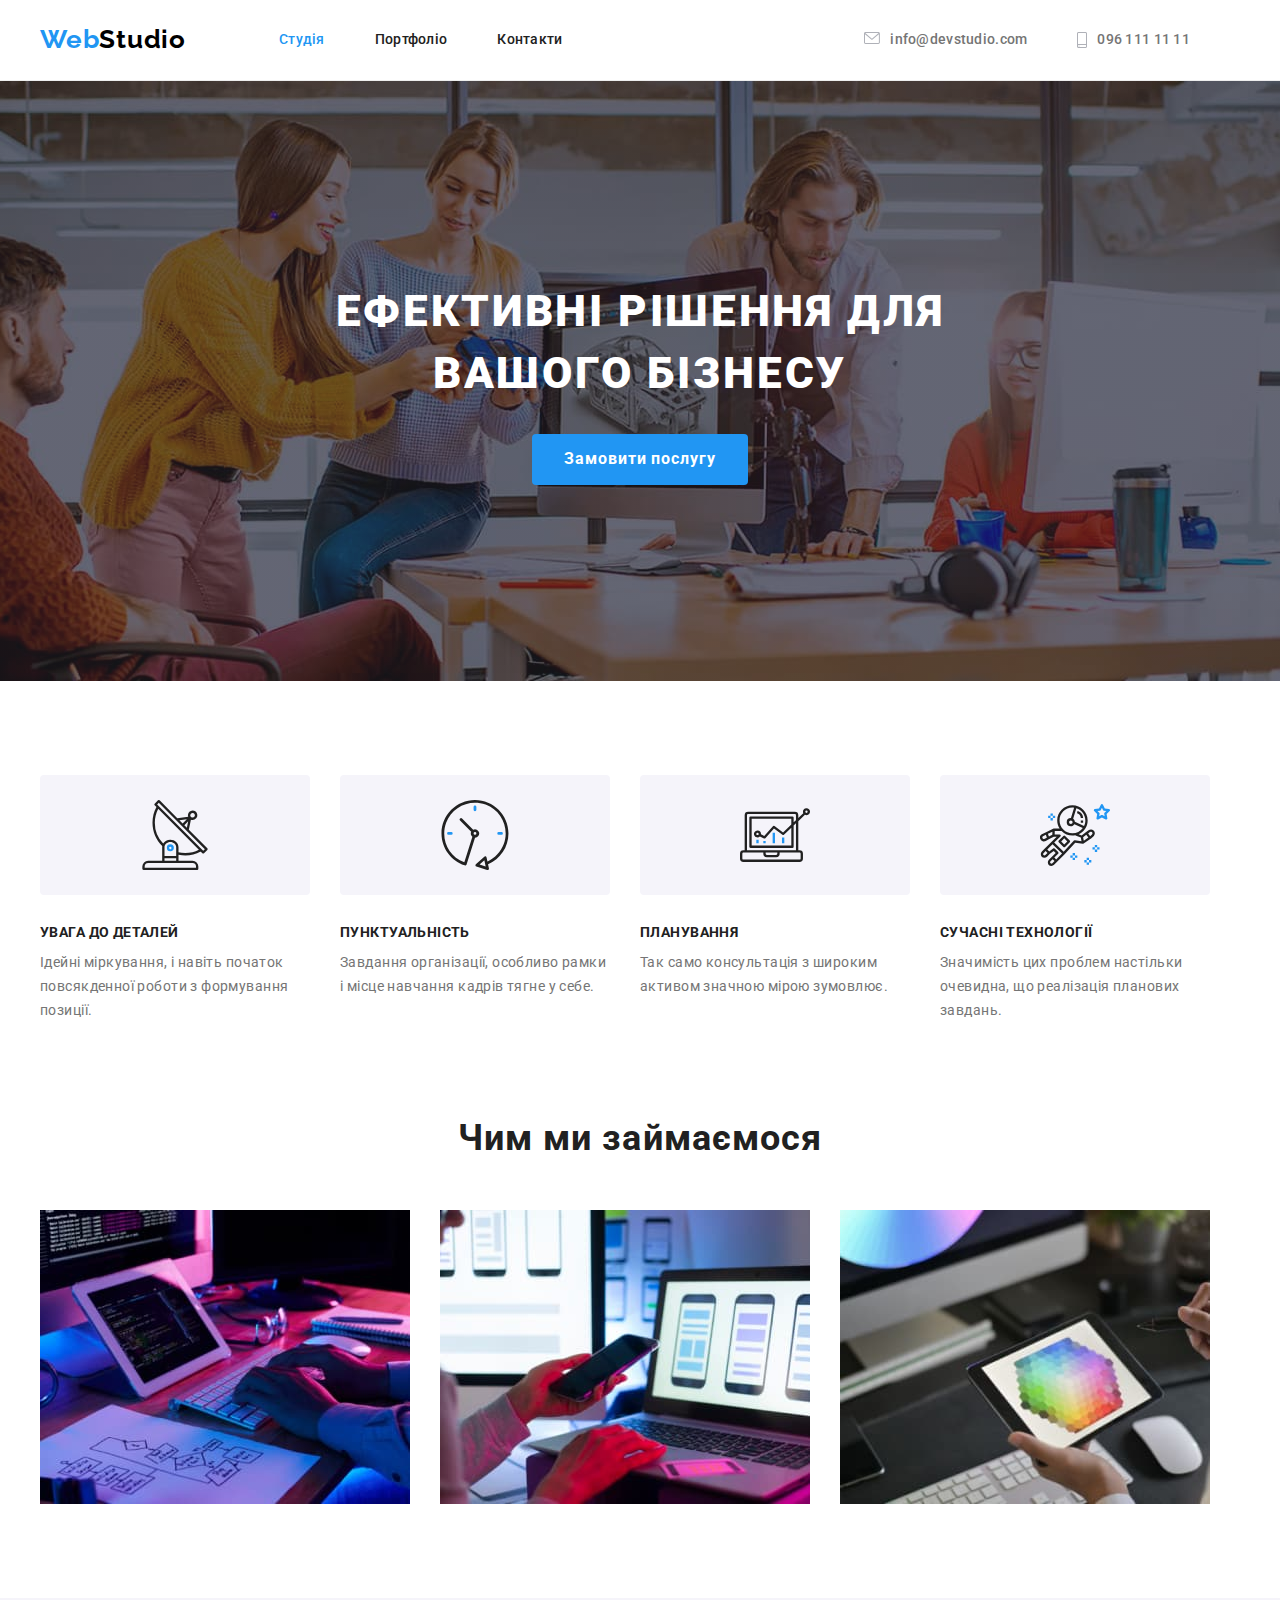
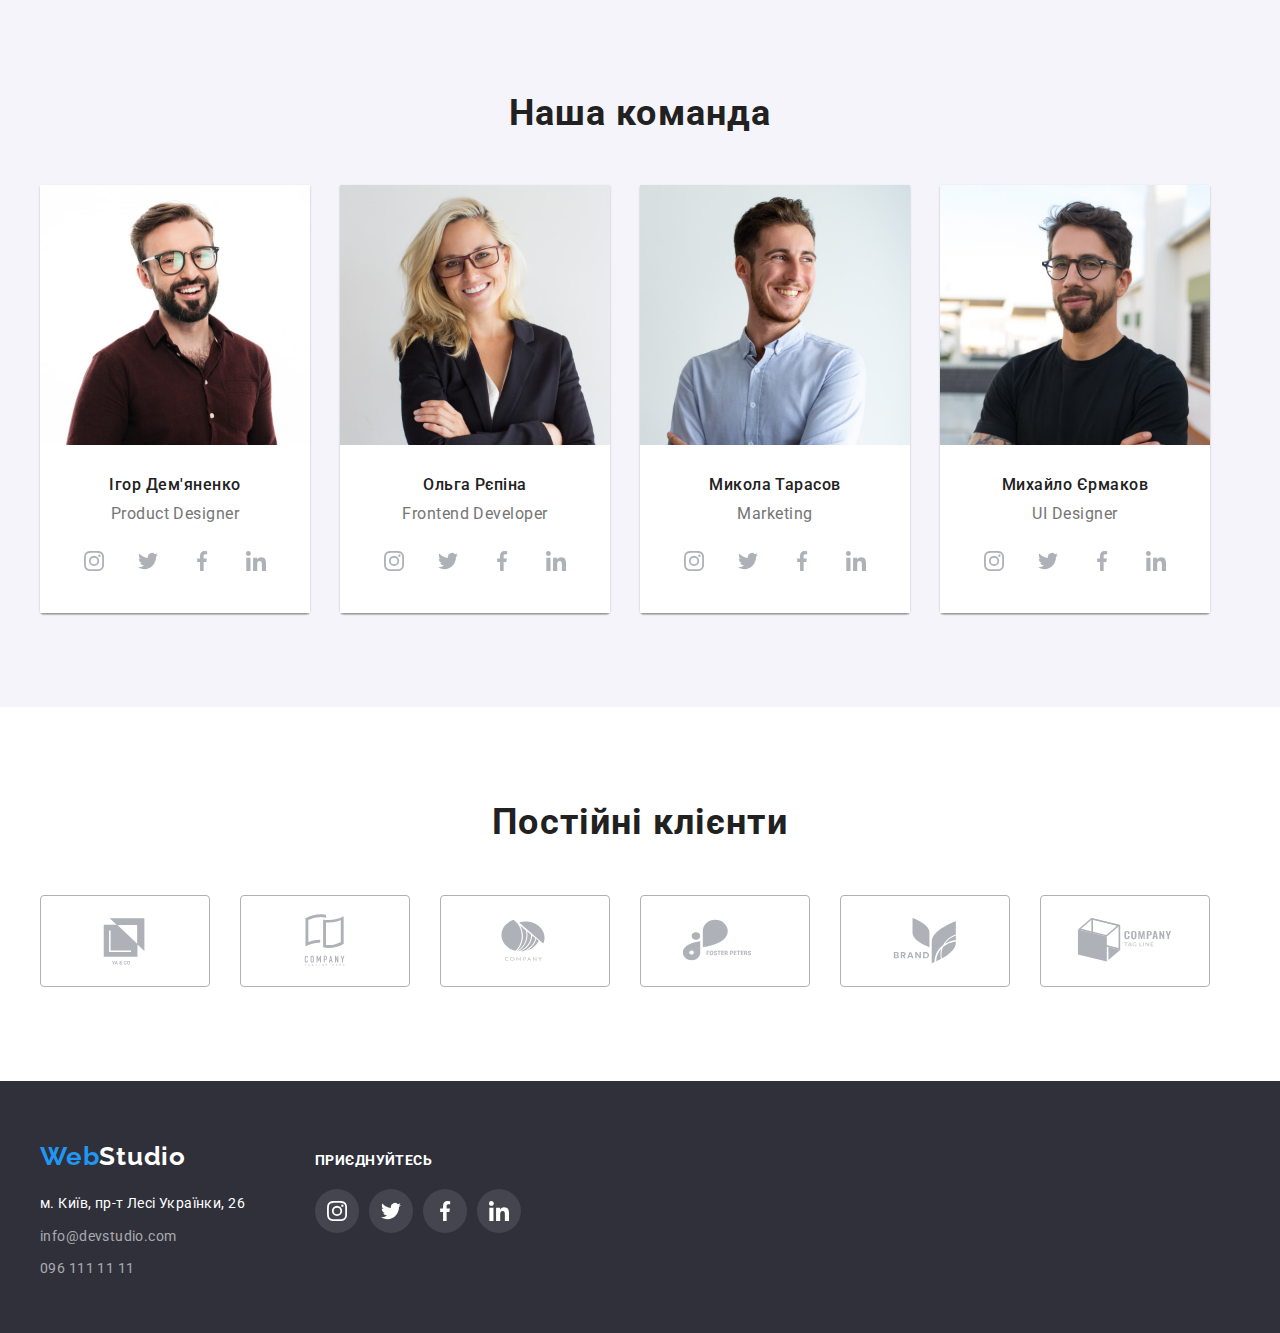
<file: index.html>
<!DOCTYPE html>
<html lang="uk">

<head>
    <meta charset="UTF-8">
    <meta http-equiv="X-UA-Compatible" content="IE=edge">
    <meta name="viewport" content="width=device-width, initial-scale=1.0">
    <title>Головна</title>

    <link rel="preconnect" href="https://fonts.googleapis.com">
    <link rel="preconnect" href="https://fonts.gstatic.com" crossorigin>
    <link href="https://fonts.googleapis.com/css2?family=Raleway:wght@700&family=Roboto:wght@400;500;700;900&display=swap" rel="stylesheet">

    <link rel="stylesheet" href="https://cdnjs.cloudflare.com/ajax/libs/modern-normalize/1.1.0/modern-normalize.min.css"> 
    <link rel="stylesheet" href="./css/styles.css"> 

</head>

<body>

    <!-- Хедер -->
    <header class="nav-border">
        <div class="container">
            <div class="container-nav">
                <nav class="container-nav">
    
                    <a href="./index.html" lang="en" title="Логотип компанії" class="logo link"><span
                            class="logo-accent">Web</span>Studio</a>

                    <ul class="site-nav list">
                        <li><a href="./index.html" title="Студія" class="link current">Студія</a></li>
                        <li><a href="./portfolio.html" title="Портфоліо" class="link">Портфоліо</a></li>
                        <li><a href="./contacts.html" title="Контакти" class="link">Контакти</a></li>
                    </ul>
                </nav>
                <div class="container-contacts">
                    <ul class="contacts list">
                        <li>
                            <a href="mailto:info@devstudio.com" class="email-header">
                                <svg class="header-contacts-icon" width="16px" height="12px">
                                    <use href="./images/symbol-defs.svg#icon-envelope"></use>
                            </svg> info@devstudio.com</a>
                        </li>
                        <li>
                            <a href="tel:0961111111" class="tel-header">
                                <svg class="header-contacts-icon" width="10px" height="16px">
                                    <use href="./images/symbol-defs.svg#icon-smartphone"></use>
                            </svg> 096 111 11 11</a>
                        </li>
                    </ul>
                </div>
            </div>
        </div>
    </header>

    <main>
      
        <!-- Ефективні рішення для вашого бізнесу -->
        <section class="hero overlay">
            <div class="container">
                <div class="hero-title-position">
                    <h1 class="hero-title uppercase">Ефективні рішення для вашого бізнесу</h1>
                </div>
                <div class="hero-buttom-position">
                    <button type="button" class="button primary">Замовити послугу</button>
                </div>
            </div>
        </section>


        <!-- Особливості -->
        <section class="features">
            <div class="container">
                <h2 class="features-maintext hidden">Переваги нашої компанії</h2>
                <ul class="list">
                    <li class="features-li">
                        <div class="features-block">
                            <svg class="features-block-icon">
                            <use href="./images/symbol-defs.svg#icon-antenna"></use>
                            </svg>
                        </div>
                        <h3 class="maintextheader-features uppercase">Увага до деталей</h3>
                        <p class="maintext-features">Ідейні міркування, і навіть початок повсякденної роботи з формування позиції.</p>
                    </li>

                    <li class="features-li">
                        <div class="features-block">
                            <svg class="features-block-icon">
                                <use href="./images/symbol-defs.svg#icon-clock"></use>
                            </svg>
                        </div>
                        <h3 class="maintextheader-features uppercase">Пунктуальність</h3>
                        <p class="maintext-features">Завдання організації, особливо рамки і місце навчання кадрів тягне у себе.</p>
                    </li>

                    <li class="features-li">
                        <div class="features-block">
                            <svg class="features-block-icon">
                                <use href="./images/symbol-defs.svg#icon-diagram"></use>
                            </svg>
                        </div>
                        <h3 class="maintextheader-features uppercase">Планування</h3>
                        <p class="maintext-features">Так само консультація з широким активом значною мірою зумовлює.</p>
                    </li>

                    <li class="features-li">
                        <div class="features-block">
                            <svg class="features-block-icon">
                                <use href="./images/symbol-defs.svg#icon-astronaut"></use>
                            </svg>
                        </div>
                        <h3 class="maintextheader-features uppercase">Сучасні технології</h3>
                        <p class="maintext-features">Значимість цих проблем настільки очевидна, що реалізація планових завдань.</p>
                    </li>
                </ul>          
            </div>
        </section>


        <!-- Чим ми займаємося -->
        <section class="ourworks">
            <div class="container">
                <h2 class="ourworks-maintext">Чим ми займаємося</h2>
                <ul class="list-our-works">
                    <li class="ourworks-image">
                        <a href=""><img class="our-works-image" src="./images/img1.jpg" alt="Дестктопні додатки"></a>
                    </li>
                    <li class="ourworks-image">
                        <a href=""><img class="our-works-image" src="./images/img2.jpg" alt="Мобільні додатки"></a>
                    </li>
                    <li class="ourworks-image">
                        <a href=""><img class="our-works-image" src="./images/img3.jpg" alt="Дизайнерські рішення"></a>
                    </li>
                </ul>
            </div>
        </section>


        <!-- Наша команда -->
        
        <section class="ourteam">
            <div class="container">
                <h2 class="ourteam-maintext">Наша команда</h2>

                <ul class="list-our-team">
                    <li class="list-our-team-decoration">
                        <img class="our-team-image" src="./images/img4.jpg" alt="Ігор Дем'яненко" width="270">
                            <div class="list-our-team-substrate">
                                <h3 class="maintextheader-team">Ігор Дем'яненко</h3>
                                <p class="maintext-team" lang="en">Product Designer</p>
                                <ul class="soc-icons-list">
                                    <li class="soc-icons-item">
                                        <a href="" class="soc-icons-link">
                                            <svg class="soc-icons-icon" width="20px" height="20px">
                                                <use href="./images/symbol-defs.svg#icon-instagram"></use>
                                            </svg>
                                        </a>
                                    </li>
                                    <li class="soc-icons-item">
                                        <a href="" class="soc-icons-link">
                                            <svg class="soc-icons-icon" width="20px" height="20px">
                                                <use href="./images/symbol-defs.svg#icon-twitter"></use>
                                            </svg>
                                        </a>
                                    </li>
                                    <li class="soc-icons-item">
                                        <a href="" class="soc-icons-link">
                                            <svg class="soc-icons-icon" width="20px" height="20px">
                                                <use href="./images/symbol-defs.svg#icon-facebook"></use>
                                            </svg>
                                        </a>
                                    </li>
                                    <li class="soc-icons-item">
                                        <a href="" class="soc-icons-link">
                                            <svg class="soc-icons-icon" width="20px" height="20px">
                                                <use href="./images/symbol-defs.svg#icon-linkedin"></use>
                                            </svg>
                                        </a>
                                    </li>
                                </ul>
                            </div>
                    </li>

                    <li class="list-our-team-decoration">
                        <img class="our-team-image" src="./images/img5.jpg" alt="Ольга Рєпіна" width="270">
                            <div class="list-our-team-substrate">
                                <h3 class="maintextheader-team">Ольга Рєпіна</h3>
                                <p class="maintext-team" lang="en">Frontend Developer</p>
                                <ul class="soc-icons-list">
                                    <li class="soc-icons-item">
                                        <a href="" class="soc-icons-link">
                                            <svg class="soc-icons-icon" width="20px" height="20px">
                                                <use href="./images/symbol-defs.svg#icon-instagram"></use>
                                            </svg>
                                        </a>
                                    </li>
                                    <li class="soc-icons-item">
                                        <a href="" class="soc-icons-link">
                                            <svg class="soc-icons-icon" width="20px" height="20px">
                                                <use href="./images/symbol-defs.svg#icon-twitter"></use>
                                            </svg>
                                        </a>
                                    </li>
                                    <li class="soc-icons-item">
                                        <a href="" class="soc-icons-link">
                                            <svg class="soc-icons-icon" width="20px" height="20px">
                                                <use href="./images/symbol-defs.svg#icon-facebook"></use>
                                            </svg>
                                        </a>
                                    </li>
                                    <li class="soc-icons-item">
                                        <a href="" class="soc-icons-link">
                                            <svg class="soc-icons-icon" width="20px" height="20px">
                                                <use href="./images/symbol-defs.svg#icon-linkedin"></use>
                                            </svg>
                                        </a>
                                    </li>
                                </ul>
                            </div>
                    </li>

                    <li class="list-our-team-decoration">
                        <img class="our-team-image" src="./images/img6.jpg" alt="Микола Тарасов" width="270">
                            <div class="list-our-team-substrate">
                                <h3 class="maintextheader-team">Микола Тарасов</h3>
                                <p class="maintext-team" lang="en">Marketing</p>
                                <ul class="soc-icons-list">
                                    <li class="soc-icons-item">
                                        <a href="" class="soc-icons-link">
                                            <svg class="soc-icons-icon" width="20px" height="20px">
                                                <use href="./images/symbol-defs.svg#icon-instagram"></use>
                                            </svg>
                                        </a>
                                    </li>
                                    <li class="soc-icons-item">
                                        <a href="" class="soc-icons-link">
                                            <svg class="soc-icons-icon" width="20px" height="20px">
                                                <use href="./images/symbol-defs.svg#icon-twitter"></use>
                                            </svg>
                                        </a>
                                    </li>
                                    <li class="soc-icons-item">
                                        <a href="" class="soc-icons-link">
                                            <svg class="soc-icons-icon" width="20px" height="20px">
                                                <use href="./images/symbol-defs.svg#icon-facebook"></use>
                                            </svg>
                                        </a>
                                    </li>
                                    <li class="soc-icons-item">
                                        <a href="" class="soc-icons-link">
                                            <svg class="soc-icons-icon" width="20px" height="20px">
                                                <use href="./images/symbol-defs.svg#icon-linkedin"></use>
                                            </svg>
                                        </a>
                                    </li>
                                </ul>
                            </div>
                    </li>

                    <li class="list-our-team-decoration">
                        <img class="our-team-image" src="./images/img7.jpg" alt=" Михайло Єрмаков" width="270">
                            <div class="list-our-team-substrate">
                                <h3 class="maintextheader-team">Михайло Єрмаков</h3>
                                <p class="maintext-team" lang="en">UI Designer</p>
                                <ul class="soc-icons-list">
                                    <li class="soc-icons-item">
                                        <a href="" class="soc-icons-link">
                                            <svg class="soc-icons-icon" width="20px" height="20px">
                                                <use href="./images/symbol-defs.svg#icon-instagram"></use>
                                            </svg>
                                        </a>
                                    </li>
                                    <li class="soc-icons-item">
                                        <a href="" class="soc-icons-link">
                                            <svg class="soc-icons-icon" width="20px" height="20px">
                                                <use href="./images/symbol-defs.svg#icon-twitter"></use>
                                            </svg>
                                        </a>
                                    </li>
                                    <li class="soc-icons-item">
                                        <a href="" class="soc-icons-link">
                                            <svg class="soc-icons-icon" width="20px" height="20px">
                                                <use href="./images/symbol-defs.svg#icon-facebook"></use>
                                            </svg>
                                        </a>
                                    </li>
                                    <li class="soc-icons-item">
                                        <a href="" class="soc-icons-link">
                                            <svg class="soc-icons-icon" width="20px" height="20px">
                                                <use href="./images/symbol-defs.svg#icon-linkedin"></use>
                                            </svg>
                                        </a>
                                    </li>
                                </ul>
                            </div>
                        </li>
                    </ul>
                </div>
        </section>

        <!-- Постійні клієнти -->
        <section class="ourclients">
            <div class="container">
                <h2 class="ourclients-maintext">Постійні клієнти</h2>
                <ul class="list-our-clients">
                    <li>
                        <div class="list-our-clients-substrate">
                            <a href="" class="our-clients-link">
                                <svg class="our-clients-icon "width="106px" height="60px">
                                    <use href="./images/symbol-defs.svg#icon-Logo1"></use>
                                </svg>
                            </a>
                        </div>
                    </li>
                    <li>
                        <div class="list-our-clients-substrate">
                            <a href="" class="our-clients-link">
                                <svg class="our-clients-icon "width="106px" height="60px">
                                    <use href="./images/symbol-defs.svg#icon-Logo2"></use>
                                </svg>
                            </a>
                        </div>
                    </li>
                    <li>
                        <div class="list-our-clients-substrate">
                            <a href="" class="our-clients-link">
                                <svg class="our-clients-icon" width="106px" height="60px">
                                    <use href="./images/symbol-defs.svg#icon-Logo3"></use>
                                </svg>
                            </a>
                        </div>
                    </li>
                    <li>
                        <div class="list-our-clients-substrate">
                            <a href="" class="our-clients-link">
                                <svg class="our-clients-icon" width="106px" height="60px">
                                    <use href="./images/symbol-defs.svg#icon-Logo4"></use>
                                </svg>
                            </a>
                        </div>
                    </li>
                    <li>
                        <div class="list-our-clients-substrate">
                            <a href="" class="our-clients-link">
                                <svg class="our-clients-icon" width="106px" height="60px">
                                    <use href="./images/symbol-defs.svg#icon-Logo5"></use>
                                </svg>
                            </a>
                        </div>
                    </li>
                    <li>
                        <div class="list-our-clients-substrate">
                            <a href="" class="our-clients-link">
                                <svg class="our-clients-icon" width="106px" height="60px">
                                    <use href="./images/symbol-defs.svg#icon-Logo6"></use>
                                </svg>
                            </a>
                        </div>
                    </li>
                </ul>
            </div>
        </section>


    </main>
        
<!-- Футер -->
<footer class="footer">
    <div class="container flex-footer">
        <div>
            <a href="./index.html" lang="en" title="Логотип компанії" class="logo link"><span
                    class="logo-accent">Web</span><span class="logo-footer">Studio</span></a>

            <address class="address">м. Київ, пр-т Лесі Українки, 26</address>

            <ul class="contacts-footer list">
                <li><a href="mailto:info@devstudio.com" class="link email-footer">info@devstudio.com</a></li>
                <li><a href="tel:0961111111" class="link tel-footer"> 096 111 11 11</a></li>
            </ul>
        </div>
        <div>
            <p class="maintextheader-join-us uppercase">Приєднуйтесь</p>
            <ul class="soc-icons-list">
                <li class="soc-icons-item">
                    <a href="" class="footer-soc-icons-link">
                        <svg class="soc-icons-icon" width="20px" height="20px">
                            <use href="./images/symbol-defs.svg#icon-instagram"></use>
                        </svg>
                    </a>
                </li>
                <li class="soc-icons-item">
                    <a href="" class="footer-soc-icons-link">
                        <svg class="soc-icons-icon" width="20px" height="20px">
                            <use href="./images/symbol-defs.svg#icon-twitter"></use>
                        </svg>
                    </a>
                </li>
                <li class="soc-icons-item">
                    <a href="" class="footer-soc-icons-link">
                        <svg class="soc-icons-icon" width="20px" height="20px">
                            <use href="./images/symbol-defs.svg#icon-facebook"></use>
                        </svg>
                    </a>
                </li>
                <li class="soc-icons-item">
                    <a href="" class="footer-soc-icons-link">
                        <svg class="soc-icons-icon" width="20px" height="20px">
                            <use href="./images/symbol-defs.svg#icon-linkedin"></use>
                        </svg>
                    </a>
                </li>
            </ul>
        </div>
    </div>
</footer>



</body>

</html>
</file>
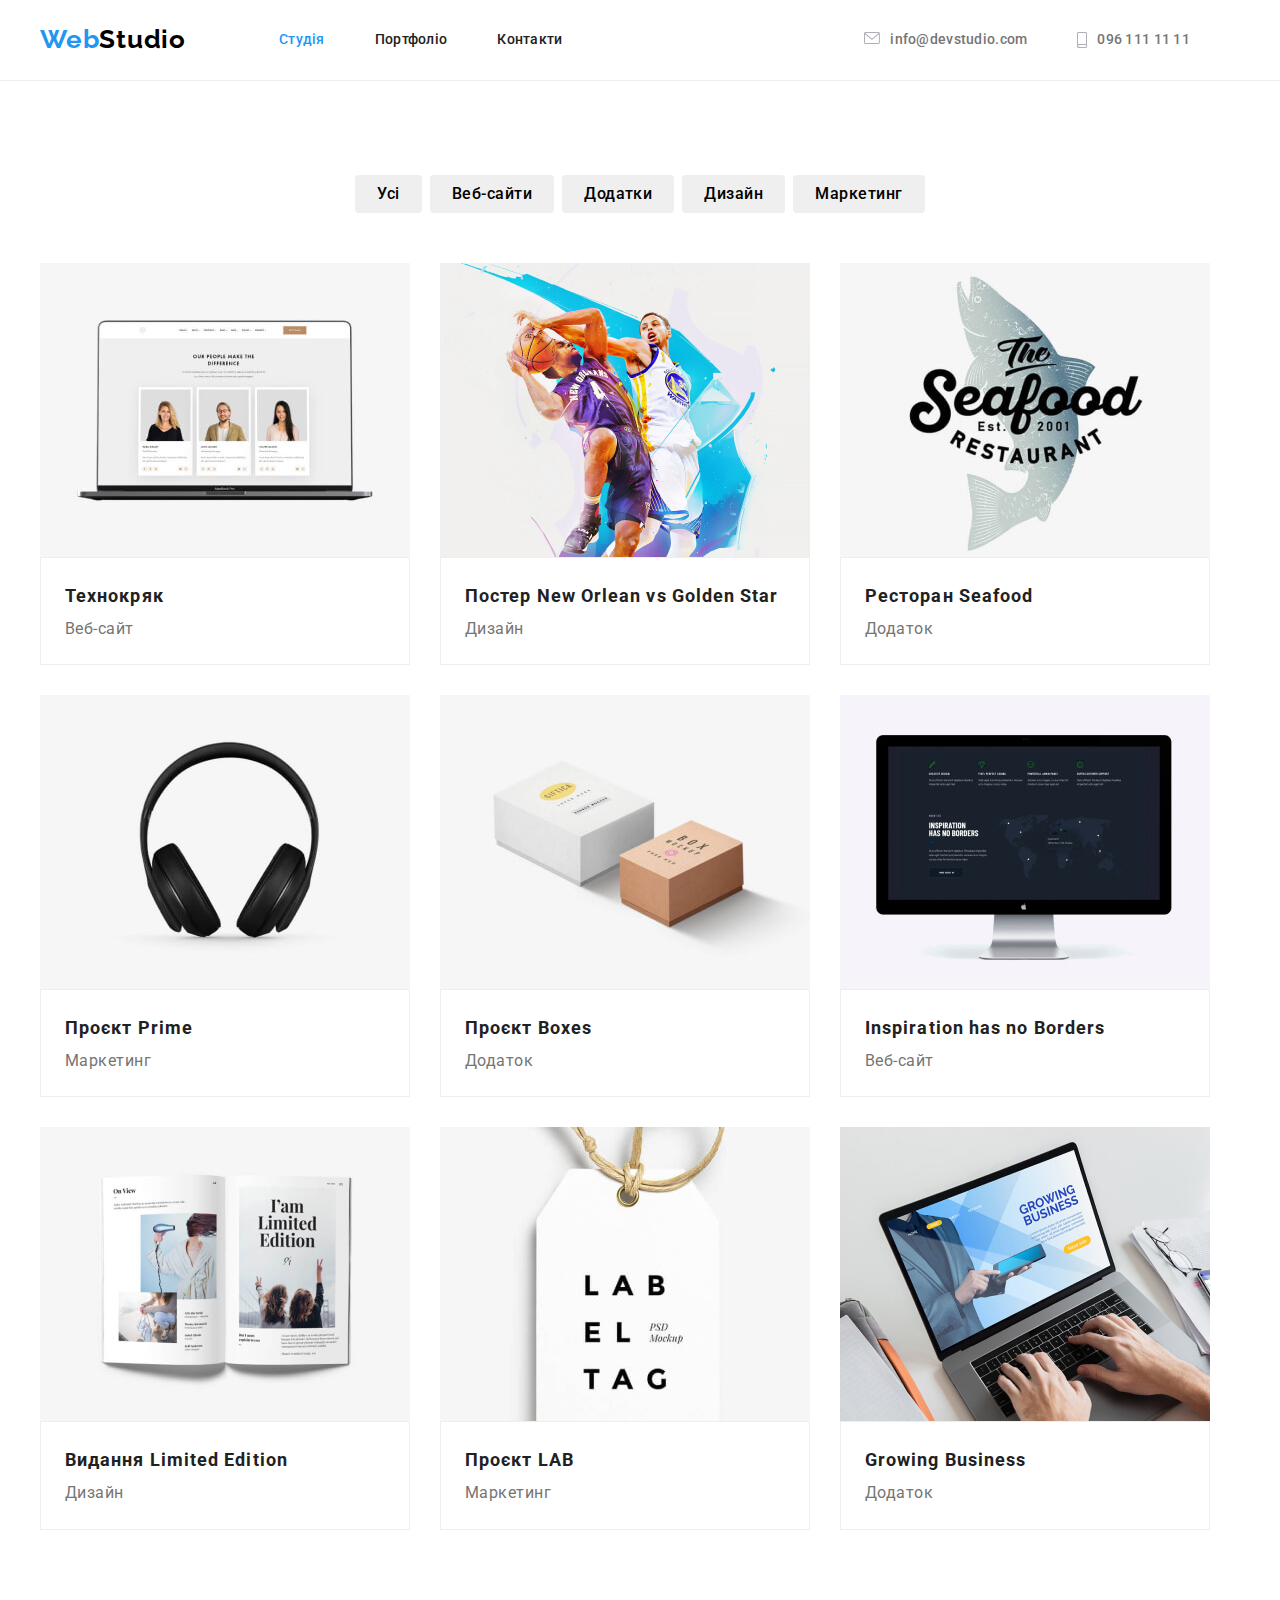
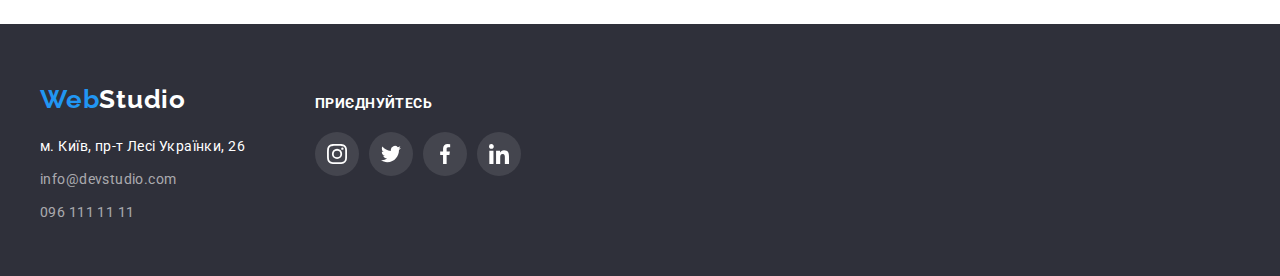
<file: portfolio.html>
<!DOCTYPE html>
<html lang="uk">

<head>
    <meta charset="UTF-8">
    <meta http-equiv="X-UA-Compatible" content="IE=edge">
    <meta name="viewport" content="width=device-width, initial-scale=1.0">
    <title>Портфоліо</title>

    <link rel="preconnect" href="https://fonts.googleapis.com">
    <link rel="preconnect" href="https://fonts.gstatic.com" crossorigin>
    <link href="https://fonts.googleapis.com/css2?family=Raleway:wght@700&family=Roboto:wght@400;500;700;900&display=swap" rel="stylesheet">

    <link rel="stylesheet" href="https://cdnjs.cloudflare.com/ajax/libs/modern-normalize/1.1.0/modern-normalize.min.css">
    <link rel="stylesheet" href="./css/styles.css">
</head>

<body>

    <!-- Хедер -->
    <header class="nav-border">
        <div class="container">
            <div class="container-nav">
                <nav class="container-nav">
    
                    <a href="./index.html" lang="en" title="Логотип компанії" class="logo link"><span
                            class="logo-accent">Web</span>Studio</a>
    
                    <ul class="site-nav list">
                        <li><a href="./index.html" title="Студія" class="link current">Студія</a></li>
                        <li><a href="./portfolio.html" title="Портфоліо" class="link">Портфоліо</a></li>
                        <li><a href="./contacts.html" title="Контакти" class="link">Контакти</a></li>
                    </ul>
                </nav>
                <div class="container-contacts">
                    <ul class="contacts list">
                        <li>
                            <a href="mailto:info@devstudio.com" class="email-header">
                                <svg class="header-contacts-icon" width="16px" height="12px">
                                    <use href="./images/symbol-defs.svg#icon-envelope"></use>
                                </svg> info@devstudio.com</a>
                        </li>
                        <li>
                            <a href="tel:0961111111" class="tel-header">
                                <svg class="header-contacts-icon" width="10px" height="16px">
                                    <use href="./images/symbol-defs.svg#icon-smartphone"></use>
                                </svg> 096 111 11 11</a>
                        </li>
                    </ul>
                </div>
            </div>
        </div>
    </header>

    <main>
        <section class="main-portfolio">
            <div class="container">

                <h2 class="hidden">Фільтр</h2>
                    <div class="container-buttoms">
                        <ul class="list buttom-list">
                            <li class="buttom-list"><button type="button" class="button secondary">Усі</button></li>
                            <li class="buttom-list"><button type="button" class="button secondary">Веб-сайти</button></li>
                            <li class="buttom-list"><button type="button" class="button secondary">Додатки</button></li>
                            <li class="buttom-list"><button type="button" class="button secondary">Дизайн</button></li>
                            <li class="buttom-list"><button type="button" class="button secondary">Маркетинг</button></li>
                        </ul>
                    </div>

                
                <!-- Проекти студії -->
                <h2 class="ourworks hidden">Проекти студії</h2>
                <div class="portfolio">

                    <ul class="list-portfolio">
                        <li class="li-portfolio">
                            <img class="portfolio-image" src="./images/project1.jpg" alt="Технокряк294" width="370">
                            <div class="list-portfolio-substrate">
                                <h3 class="maintextheader-portfolio">Технокряк</h3>
                                <p class="maintext-portfolio">Веб-сайт</p>
                            </div>
                        </li>
            
                        <li class="li-portfolio">
                            <img class="portfolio-image" src="./images/project2.jpg" alt="Постер New Orlean vs Golden Star" width="370">
                            <div class="list-portfolio-substrate">
                                <h3 class="maintextheader-portfolio">Постер New Orlean vs Golden Star</h3>
                                <p class="maintext-portfolio">Дизайн</p>
                            </div>
                        </li>
            
                        <li class="li-portfolio">
                            <img class="portfolio-image" src="./images/project3.jpg" alt="Ресторан Seafood" width="370">
                            <div class="list-portfolio-substrate">
                                <h3 class="maintextheader-portfolio">Ресторан Seafood</h3>
                                <p class="maintext-portfolio">Додаток</p>
                                </div>
                        </li>
            
                        <li class="li-portfolio">
                            <img class="portfolio-image" src="./images/project4.jpg" alt=" Проєкт Prime" width="370">
                            <div class="list-portfolio-substrate">
                                <h3 class="maintextheader-portfolio">Проєкт Prime</h3>
                                <p class="maintext-portfolio">Маркетинг</p>
                            </div>
                        </li>
                        <li class="li-portfolio">
                            <img class="portfolio-image" src="./images/project5.jpg" alt="Проєкт Boxes" width="370">
                            <div class="list-portfolio-substrate">
                                <h3 class="maintextheader-portfolio">Проєкт Boxes</h3>
                                <p class="maintext-portfolio">Додаток</p>
                            </div>
                        </li>
                        
                        <li class="li-portfolio">
                            <img class="portfolio-image" src="./images/project6.jpg" alt="Inspiration has no Borders" width="370">
                            <div class="list-portfolio-substrate">
                                <h3 class="maintextheader-portfolio">Inspiration has no Borders</h3>
                                <p class="maintext-portfolio">Веб-сайт</p>
                            </div>
                        </li>
                        
                        <li class="li-portfolio">
                            <img class="portfolio-image" src="./images/project7.jpg" alt="Видання Limited Edition" width="370">
                            <div class="list-portfolio-substrate">
                                <h3 class="maintextheader-portfolio">Видання Limited Edition</h3>
                                <p class="maintext-portfolio">Дизайн</p>
                            </div>
                        </li>
                        
                        <li class="li-portfolio">
                            <img class="portfolio-image" src="./images/project8.jpg" alt="Проєкт LAB" width="370">
                            <div class="list-portfolio-substrate">
                                <h3 class="maintextheader-portfolio">Проєкт LAB</h3>
                                <p class="maintext-portfolio">Маркетинг</p>
                            </div>
                        <li class="li-portfolio">
                            <img class="portfolio-image" src="./images/project9.jpg" alt="Growing Business" width="370">
                            <div class="list-portfolio-substrate">
                                <h3 class="maintextheader-portfolio">Growing Business</h3>
                                <p class="maintext-portfolio">Додаток</p>
                            </div>
                        </li>
                        </li>
                    </ul>
                </div>
            </div>
        </section>

    </main>

<!-- Футер -->
    <footer class="footer">
        <div class="container flex-footer">
            <div>
                <a href="./index.html" lang="en" title="Логотип компанії" class="logo link"><span
                    class="logo-accent">Web</span><span class="logo-footer">Studio</span></a>

                <address class="address">м. Київ, пр-т Лесі Українки, 26</address>

                <ul class="contacts-footer list">
                    <li><a href="mailto:info@devstudio.com" class="link email-footer">info@devstudio.com</a></li>
                    <li><a href="tel:0961111111" class="link tel-footer"> 096 111 11 11</a></li>
                </ul>
            </div>
            <div>
                <p class="maintextheader-join-us uppercase">Приєднуйтесь</p>
                <ul class="soc-icons-list">
                    <li class="soc-icons-item">
                        <a href="" class="footer-soc-icons-link">
                            <svg class="soc-icons-icon" width="20px" height="20px">
                                <use href="./images/symbol-defs.svg#icon-instagram"></use>
                            </svg>
                        </a>
                    </li>
                    <li class="soc-icons-item">
                        <a href="" class="footer-soc-icons-link">
                            <svg class="soc-icons-icon" width="20px" height="20px">
                                <use href="./images/symbol-defs.svg#icon-twitter"></use>
                            </svg>
                        </a>
                    </li>
                    <li class="soc-icons-item">
                        <a href="" class="footer-soc-icons-link">
                            <svg class="soc-icons-icon" width="20px" height="20px">
                                <use href="./images/symbol-defs.svg#icon-facebook"></use>
                            </svg>
                        </a>
                    </li>
                    <li class="soc-icons-item">
                        <a href="" class="footer-soc-icons-link">
                            <svg class="soc-icons-icon" width="20px" height="20px">
                                <use href="./images/symbol-defs.svg#icon-linkedin"></use>
                            </svg>
                        </a>
                    </li>
                </ul>
            </div>
        </div>
    </footer>

</body>

</html>
</file>
<file: css/styles.css>
html {
  box-sizing: border-box;
}

*,
*::before,
*::after {
  box-sizing: inherit;
}

:root {
  --logo-color: #000000;
  --primary-text-color: #212121;
  --accent-text-color: #2196f3;
  --light-text-color: #ffffff;
  --grey-text-color: #757575;
  --primary-background-color: #ffffff;
  --secondary-background-color: #2f303a;
  --section-ourteam-background-color: #f5f4fa;
  --svg-main-color:#afb1b8;
}

body {
  font-family: 'Roboto', sans-serif;
  background-color: var(--primary-background-color);
  color: var(--primary-text-color);
}

.container {
  width: 1230px;
  padding-left: 15px;
  padding-right: 15px;
  margin: 0 auto;
}

.container-nav,
.container-nav-border {
  display: flex;
  align-items: center;
}

.nav-border {
  border-bottom: 1px solid #eeeeee;
}

.container-buttoms {
  display: flex;
  justify-content: center;
}

.container-contacts {
  display: flex;
  margin-left: auto;
  justify-content: baseline;
}

.contacts-li {
    justify-content: center;
    text-align: center;
}

.main-portfolio {
  padding-top: 94px;
  padding-bottom: 94px;
}

.portfolio {
  margin-top: 50px;
}

/* Списки */

.list {
  list-style: none;
  padding: 0;
  margin: 0;
  display: flex;
  justify-content: center;
}

.buttom-list {
  gap: 8px;
}

.list-portfolio,
.list-our-works,
.list-our-team,
.list-our-clients {
  list-style: none;
  padding: 0;
  margin: 0;
  display: flex;
  flex-wrap: wrap;
  gap: 30px;
}

.our-works-image,
.our-team-image,
.portfolio-image {
  display: block;
}

.list-our-team-decoration:last-child {
  margin-right: 0;
}
.list-our-team-decoration {
  box-shadow: 0px 1px 3px rgba(0, 0, 0, 0.12), 0px 1px 1px rgba(0, 0, 0, 0.14),
    0px 2px 1px rgba(0, 0, 0, 0.2);
  border-radius: 0px 0px 4px 4px;
}

.list-our-team-substrate {
  background-color: var(--primary-background-color);
  text-align: center;
  padding-top: 30px;
  padding-bottom: 30px;
}

.list-portfolio-substrate {
  border: 1px solid #eeeeee;
  padding: 20px 24px;
}

.li-portfolio:hover,
.li-portfolio:focus {
    box-shadow: 0px 1px 1px rgba(0, 0, 0, 0.12), 0px 4px 4px rgba(0, 0, 0, 0.06), 1px 4px 6px rgba(0, 0, 0, 0.16);
}

/* Заголовки */

.features-maintext,
.ourworks-maintext,
.ourteam-maintext,
.ourclients-maintext {
  font-weight: 700;
  font-size: 36px;
  line-height: 1.2;
  letter-spacing: 0.03em;
  margin-top: 0;
  margin-bottom: 50px;
  text-align: center;
}

.maintextheader-features {
  margin-bottom: 10px;
}

.maintextheader-features,
.maintextheader-join-us {
    font-weight: 700;
    font-size: 14px;
    line-height: 1.14;
    letter-spacing: 0.03em;
    margin-top: 0;
}

.maintextheader-join-us {
    margin-bottom: 20px;
    color: var(--primary-background-color);
}

.maintextheader-team {
  font-weight: 500;
  font-size: 16px;
  line-height: 1.2;
  letter-spacing: 0.03em;
  margin: 0 0;
  padding-bottom: 10px;
}

.maintextheader-portfolio {
  font-weight: 700;
  font-size: 18px;
  line-height: 2;
  letter-spacing: 0.06em;
  margin: 0 0;
}

.maintext-portfolio {
  font-size: 16px;
  line-height: 1.9;
  letter-spacing: 0.03em;
  color: var(--grey-text-color);
  margin: 0 0;
}

.maintext-features {
  font-size: 14px;
  line-height: 1.71;
  letter-spacing: 0.03em;
  color: var(--grey-text-color);
  margin-top: 0;
  margin-bottom: 0;
}

.maintext-team {
  font-size: 16px;
  line-height: 1.2;
  letter-spacing: 0.03em;
  color: var(--grey-text-color);
  margin: 0 0;
}

/* Скрыть заголовки */

.hidden {
  position: absolute;
  white-space: nowrap;
  width: 1px;
  height: 1px;
  overflow: hidden;
  border: 0;
  padding: 0;
  clip: rect(0 0 0 0);
  clip-path: inset(50%);
  margin: -1px;
}

/* Логотип */

.logo {
  font-family: 'Raleway', sans-serif;
  color: var(--logo-color);
  font-weight: 700;
  font-size: 26px;
  line-height: 1.2;
  letter-spacing: 0.03em;
}

.logo-accent {
  color: var(--accent-text-color);
}

.logo.link {
  text-decoration: none;
}

/* Навігація */

.site-nav {
  display: flex;
  font-weight: 500;
  font-size: 14px;
  line-height: 1.14;
  letter-spacing: 0.02em;
  margin-left: 93px;
}

.site-nav .link:hover,
.site-nav .link:focus {
  color: var(--accent-text-color);
}

.site-nav .link {
  display: block;
  padding-top: 32px;
  padding-bottom: 32px;

  text-decoration: none;
  color: var(--primary-text-color);
}

.site-nav .link.current {
  color: var(--accent-text-color);
}

.site-nav li {
  margin-right: 50px;
}

/* Контактная информация */

.header-contacts-icon {
    fill: var(--svg-main-color);
    margin-right: 10px;
}

.email-header,
.tel-header {
  color: var(--grey-text-color);
  text-decoration: none;
  display: flex;
  justify-content: center;
  text-align: center;
}

.email-header:hover,
.email-header:focus {
    color: var(--accent-text-color);
}

.tel-header:hover,
.tel-header:focus {
    color: var(--accent-text-color);
}

.email-header:hover .header-contacts-icon,
.email-header:focus .header-contacts-icon {
  fill: var(--accent-text-color);
}

.tel-header:hover .header-contacts-icon,
.tel-header:focus .header-contacts-icon {
  fill: var(--accent-text-color);
}


.contacts {
  display: flex;
  font-weight: 500;
  font-size: 14px;
  line-height: 1.14;
  letter-spacing: 0.02em;
}

.contacts-footer .list,
.contacts-footer .link,
.contacts .list,
.contacts .link {
  text-decoration: none;
}

.contacts li {
  margin-right: 50px;
  display: flex;
  justify-content: center;
}

.contacts-footer {
  font-weight: 500;
  font-size: 14px;
  line-height: 1.14;
  letter-spacing: 0.02em;
  display: block;
}

.contacts-footer li {
  margin-top: 9px;
  margin-bottom: 9px;
  display: block;
}

/* Герой */

.overlay {
  max-width: 1600px;
  height: 600px;
  margin-left: auto;
  margin-right: auto;
  background-image: linear-gradient(rgba(47, 48, 58, 0.4), rgba(47, 48, 58, 0.4)),
    url(../images/Hero.jpg);
  background-size: cover;
  background-position: center;
  background-repeat: no-repeat;
}

.hero {
  background-color: var(--secondary-background-color);
  justify-content: center;
  text-align: center;
  padding-top: 200px;
  padding-bottom: 200px;
}

.hero-title {
  color: var(--light-text-color);
  font-weight: 900;
  font-size: 44px;
  line-height: 1.4;
  letter-spacing: 0.06em;
  margin-top: 0;
  margin-bottom: 30px;
}

.hero-title-position {
  width: 696px;
  display: inline-block;
}

.hero-buttom-position {
  display: block;
}

/* Основной блок */

/* Секція "Особливості" i "Чим ми займаємося" */

.features {
  background-color: var(--primary-background-color);
}

.ourworks {
  background-color: var(--primary-background-color);
  padding-bottom: 94px;
}

/* Секція "Наша команда" */

.ourteam {
  background-color: var(--section-ourteam-background-color);
}

/* .icon {
 fill: var(--svg-main-color);
}

.soc-icons-icon {
    fill: var(--svg-main-color);
}*/

.soc-icons-list {
    padding: 0 0;
    margin-top: 16px;
    list-style: none;
    gap: 10px;
}

.soc-icons-list,
.soc-icons-item {
    display: flex;
    justify-content: center;
    align-items: center;
}

.soc-icons-link {
    display: flex;   
    padding: 12px;
    width: 44px;
    height: 44px;
    border-radius: 50%;
    fill: var(--svg-main-color);
}

.soc-icons-link:hover,
.soc-icons-link:focus {
    background-color: var(--accent-text-color);
}

.soc-icons-link:hover .soc-icons-icon,
.soc-icons-link:focus .soc-icons-icon {
    fill: var(--light-text-color);
}

.features,
.ourteam,
.ourclients {
  padding-top: 94px;
  padding-bottom: 94px;
}

.features-li {
  width: 270px;
  margin-right: 30px;
}

.features-li:last-child {
  padding-right: 0;
}

.features-block {
    width: 270px;
    height: 120px;
    background-color: var(--section-ourteam-background-color);
    border-radius: 4px;
    margin-bottom: 30px;
    display: flex;
    justify-content:center;
    align-items: center;
}

.features-block-icon {
    width: 70px;
    height: 70px;
}

.button {
  display: inline-block;
  font-family: inherit;
  border: hidden;
  cursor: pointer;
}

/* Секція Постійні клієнти */

.our-clients-icon {
    fill: var(--svg-main-color);
}

.list-our-clients-substrate {
    display: flex;
    align-items: center;
    fill: var(--svg-main-color);
}

.our-clients-link {
    display: flex;
    justify-content: center;
    align-items: center;
    width: 170px;
    height: 92px;
    border: 1px solid #AFB1B8;
    border-radius: 4px;
}

/* substrate - это подложка, div */

.our-clients-link:focus,
.our-clients-link:hover {
    border-color: var(--accent-text-color);
}

.our-clients-link:focus .our-clients-icon,
.our-clients-link:hover .our-clients-icon {
    fill: var(--accent-text-color);
}


/* Кнопки */

.button.primary {
  color: var(--light-text-color);
  background-color: var(--accent-text-color);
  font-weight: 700;
  font-size: 16px;
  line-height: 1.9;

  align-items: center;
  text-align: center;
  letter-spacing: 0.06em;
  padding: 10px 32px;
  border-radius: 4px;
  text-align: center;
}

.button.primary:hover,
.button.primary:focus {
  color: var(--light-text-color);
  background-color: var(--accent-text-color);
}

.button.secondary {
  font-weight: 500;
  font-size: 16px;
  line-height: 1.6;
  text-align: center;
  letter-spacing: 0.03em;
  padding: 6px 22px;
  border-radius: 4px;
  text-align: center;
}

.button.secondary:hover,
.button.secondary:focus {
  background-color: var(--accent-text-color);
  color: var(--light-text-color);
  box-shadow: 0px 3px 1px rgba(0, 0, 0, 0.1), 0px 1px 2px rgba(0, 0, 0, 0.08), 0px 2px 2px rgba(0, 0, 0, 0.12);
}

.uppercase {
  text-transform: uppercase;
}

/* Футер*/

.footer {
  background-color: var(--secondary-background-color);
  height: 252px;
  padding-top: 60px;
  padding-bottom: 60px;
}

.flex-footer {
    display: flex;
    align-items: baseline;
    justify-content: baseline;
    gap: 70px;
}

.address {
  color: var(--light-text-color);
  font-style: normal;
  font-size: 14px;
  line-height: 1.7;
  letter-spacing: 0.03em;
  margin-top: 20px;
}

.logo-footer {
  color: var(--light-text-color);
}

.email-footer,
.tel-footer {
  color: rgba(255, 255, 255, 0.6);
  font-weight: 400;
  font-size: 14px;
  line-height: 1.7;
  letter-spacing: 0.03em;
}

.email-footer:hover,
.email-footer:focus {
  color: var(--accent-text-color);
}

.tel-footer:hover,
.tel-footer:focus {
  color: var(--accent-text-color);
}


.footer-soc-icons-link {
    display: flex;
    padding: 12px;
    width: 44px;
    height: 44px;
    border-radius: 50%;
    background-color: rgba(255, 255, 255, 0.1);
    fill: var(--light-text-color);
}

.footer-soc-icons-link:hover,
.footer-soc-icons-link:focus {
    background-color: var(--accent-text-color);
}

.footer-soc-icons-link:hover .footer-soc-icons-icon,
.footer-soc-icons-link:focus .footer-soc-icons-icon {
    fill: var(--light-text-color);
}
</file>
